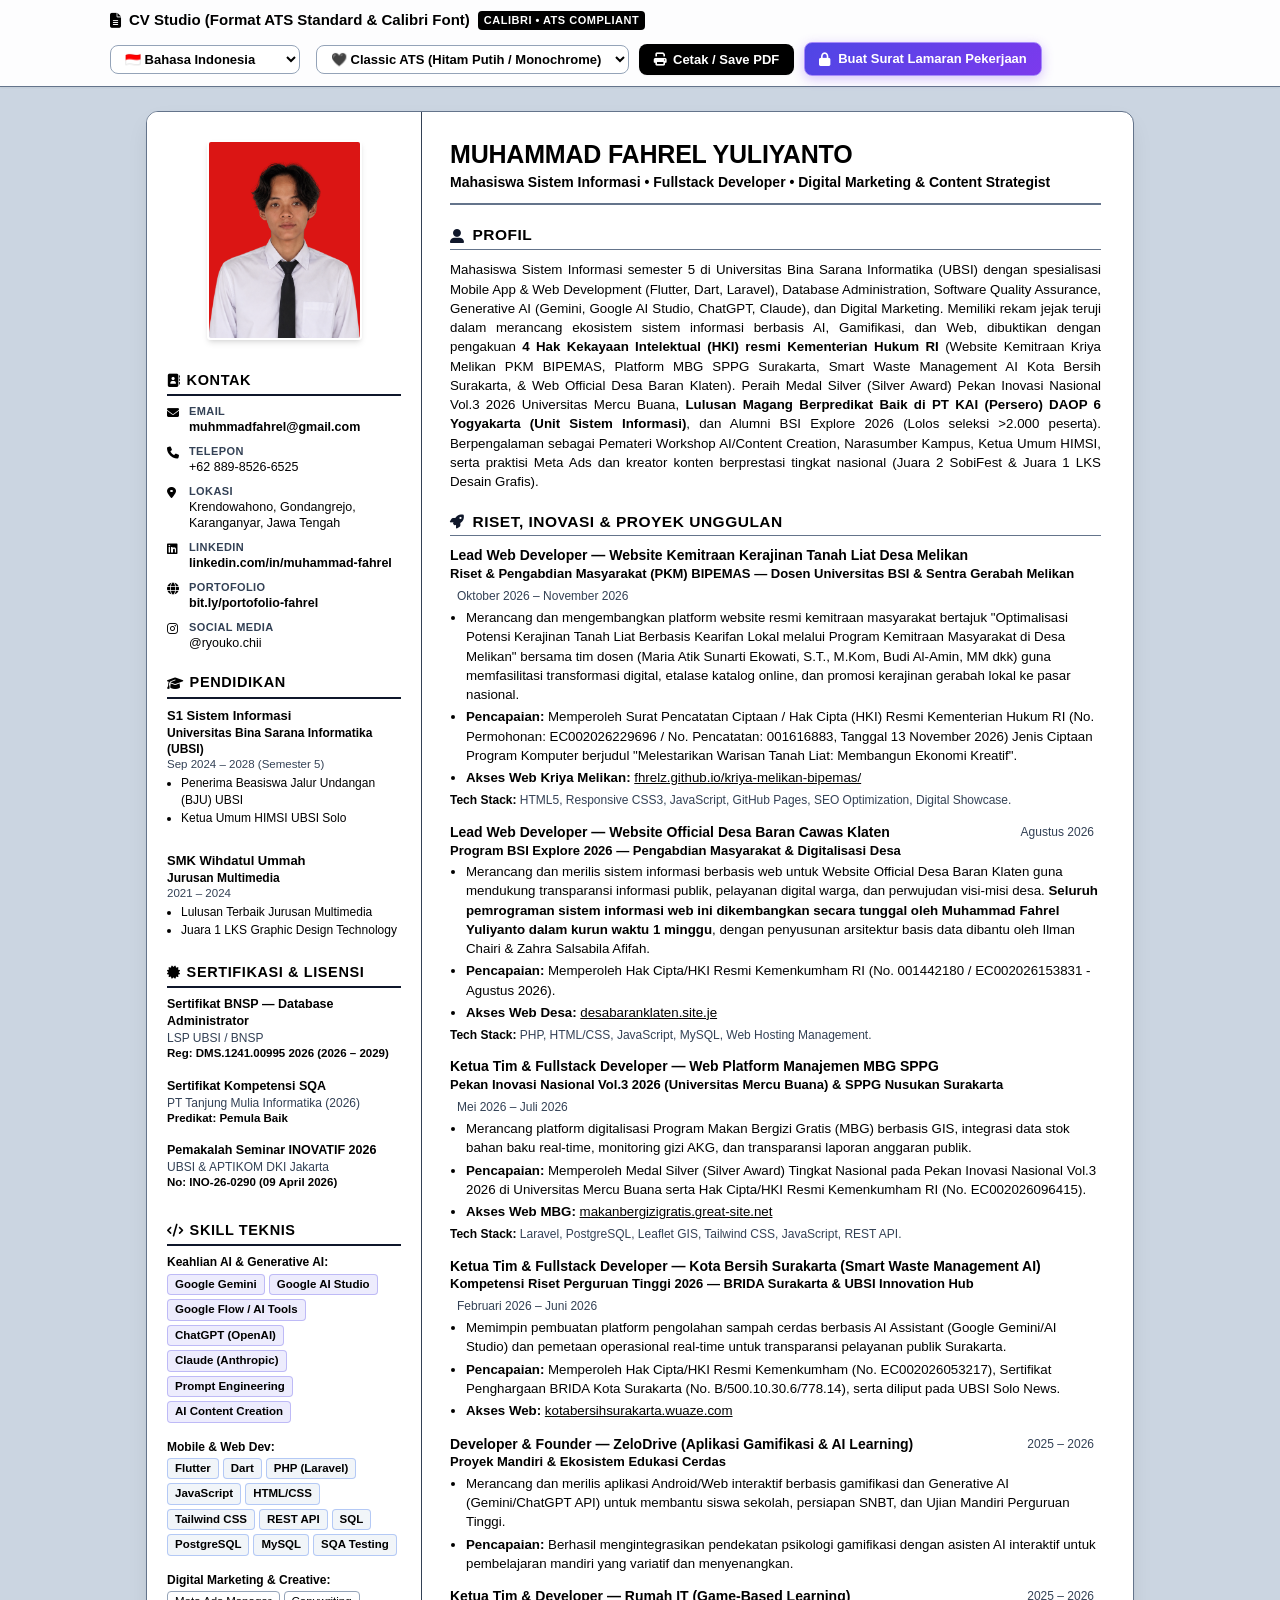
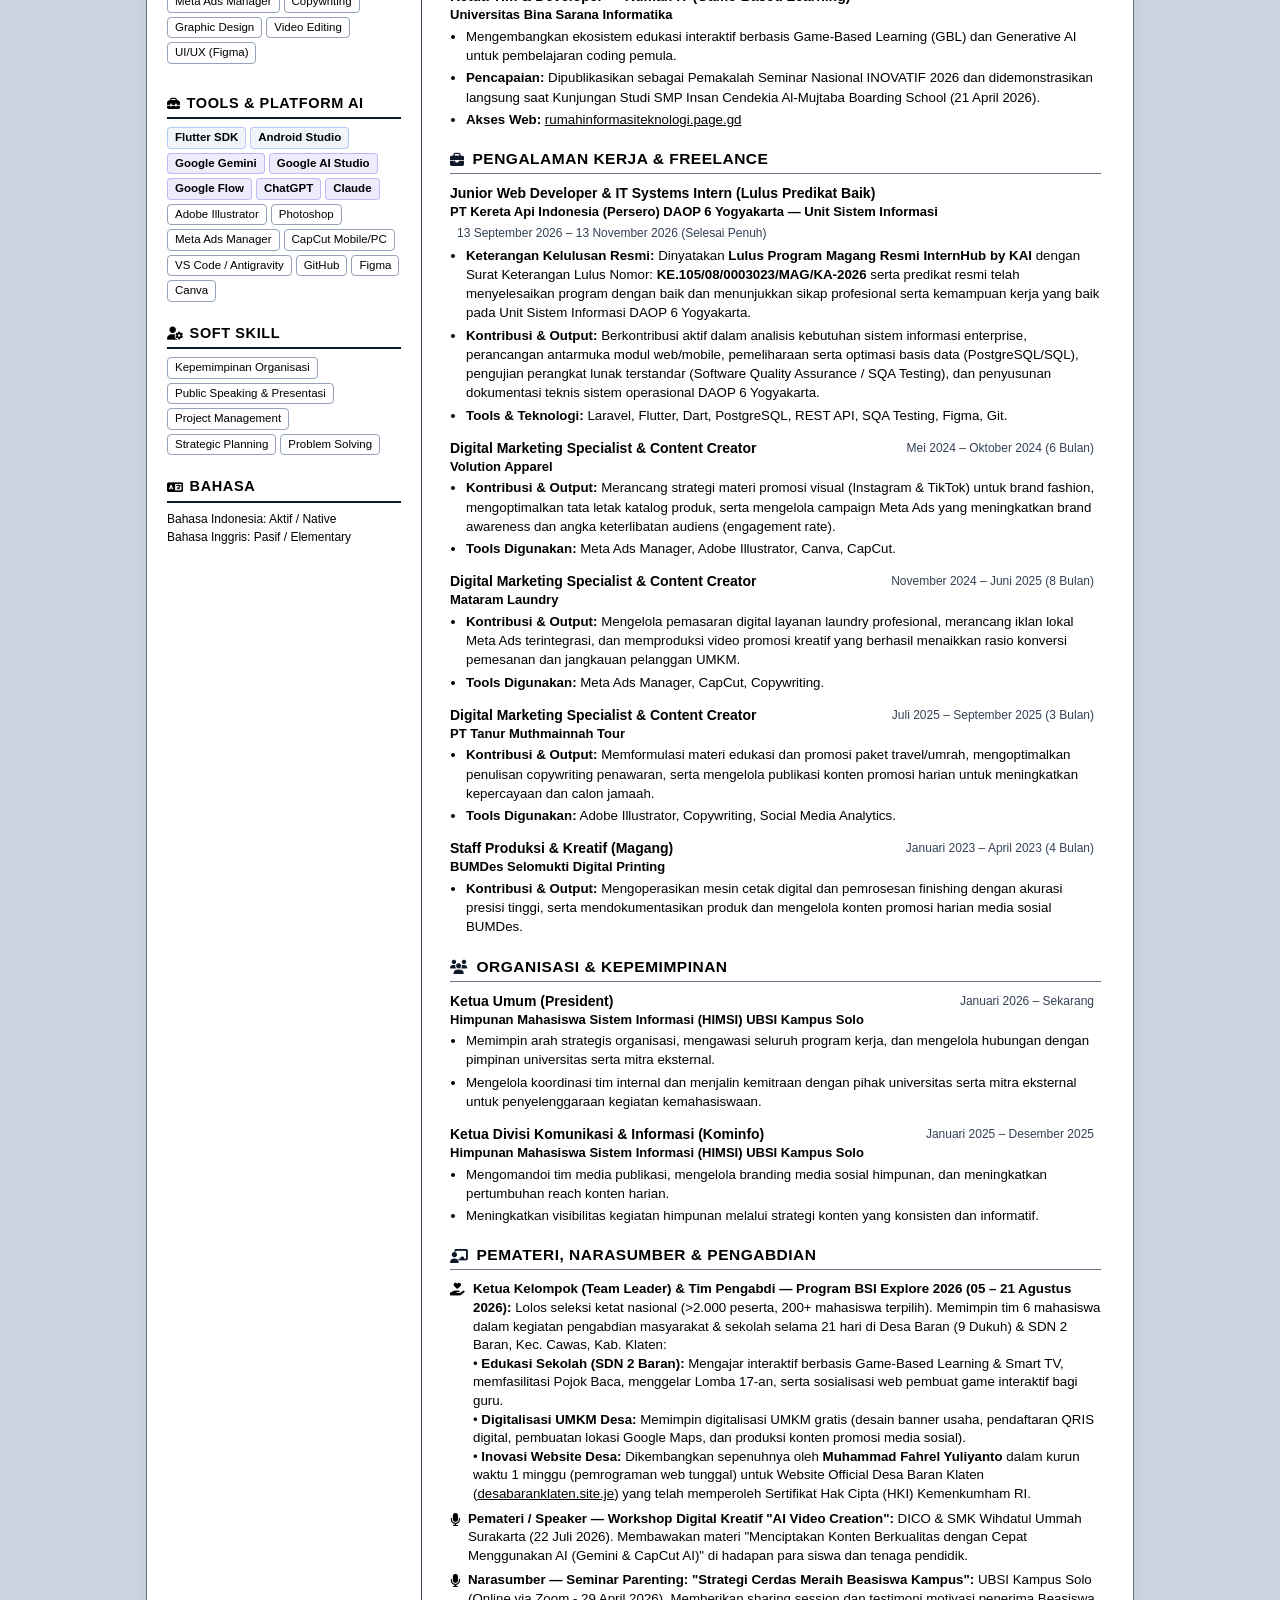
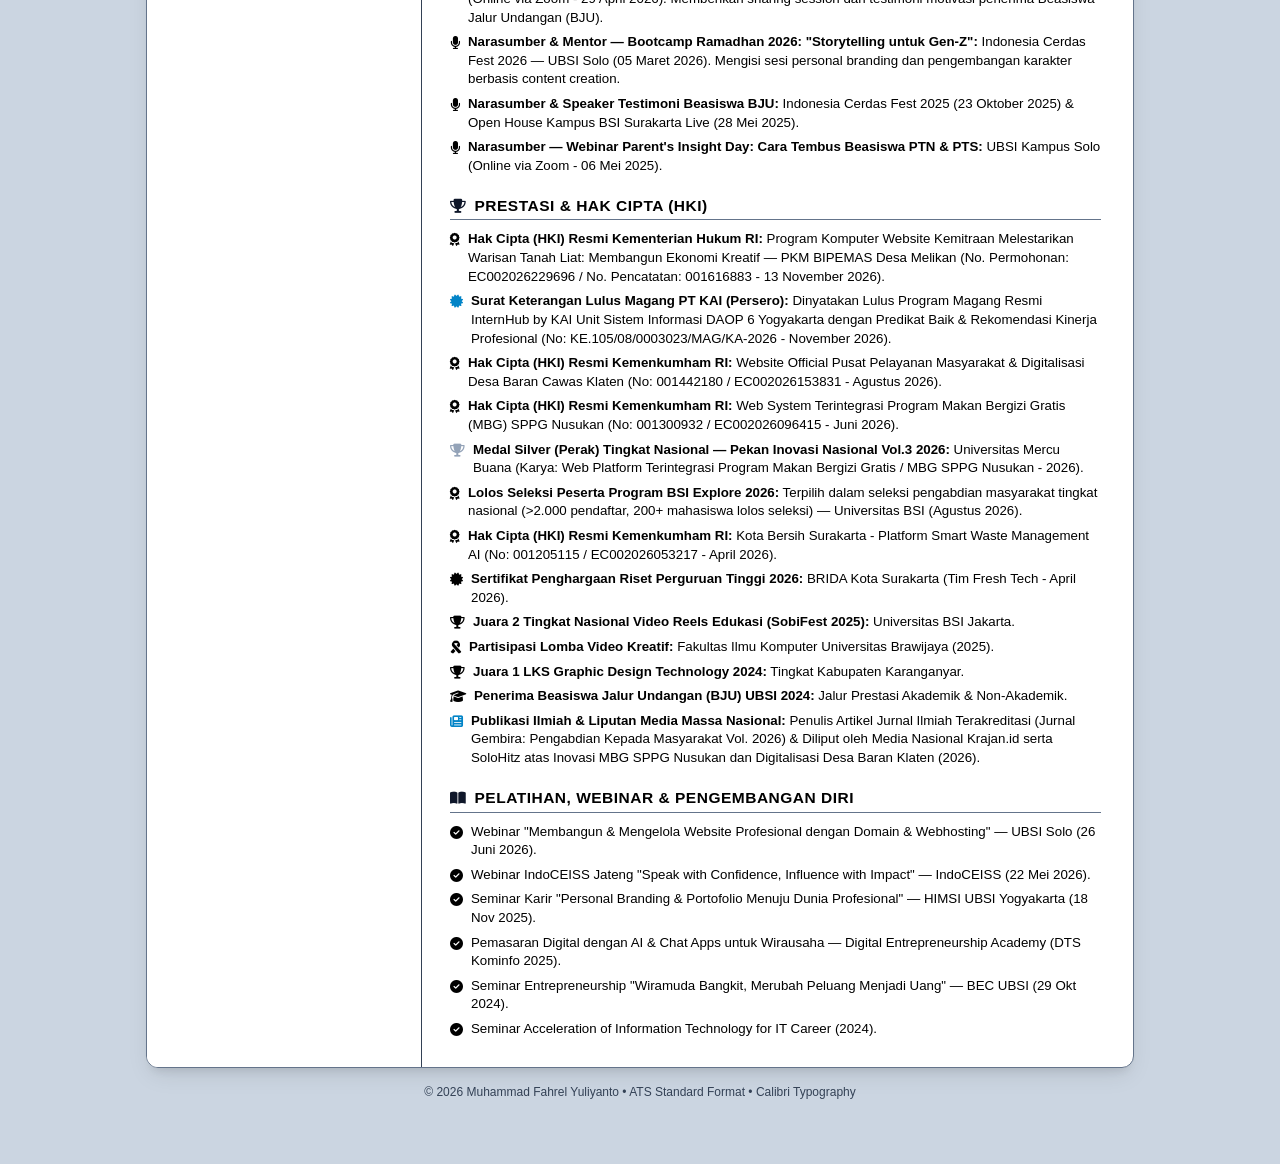
<file: cv-ats.html>
<!doctype html>
<html lang="id">
  <head>
    <meta charset="UTF-8" />
    <meta name="viewport" content="width=device-width, initial-scale=1.0" />
    <title>CV ATS Muhammad Fahrel Yuliyanto (ryouko / otosaka ryouko) — UBSI Solo (Fahrel UBSI)</title>
    <meta name="title" content="CV ATS Muhammad Fahrel Yuliyanto (ryouko / otosaka ryouko) — UBSI Solo (Fahrel UBSI)" />
    <meta
      name="description"
      content="Curriculum Vitae Format ATS Standard - Muhammad Fahrel Yuliyanto (ryouko / ryouko.chii / otosaka ryouko). Mahasiswa S1 Sistem Informasi UBSI Solo (fahrel ubsi), Fullstack Developer, Database Admin BNSP, Owner 4 HKI Kemenkumham RI, Silver Medalist Inovasi Nasional."
    />
    <meta name="keywords" content="Muhammad Fahrel, Muhammad Fahrel Yuliyanto, ryouko, ryouko.chii, otosaka ryouko, fahrel ubsi, CV Muhammad Fahrel, CV ATS Fahrel, UBSI Solo" />
    <meta name="author" content="Muhammad Fahrel Yuliyanto (ryouko)" />
    <meta name="robots" content="index, follow" />
    <link rel="canonical" href="https://fhrelz.github.io/portfolio-3d-celestial/cv-ats.html" />

    <!-- Open Graph Card -->
    <meta property="og:type" content="profile" />
    <meta property="og:url" content="https://fhrelz.github.io/portfolio-3d-celestial/cv-ats.html" />
    <meta property="og:title" content="CV ATS Muhammad Fahrel Yuliyanto (ryouko / otosaka ryouko)" />
    <meta property="og:description" content="Curriculum Vitae Format ATS - Muhammad Fahrel Yuliyanto (ryouko / ryouko.chii / otosaka ryouko / fahrel ubsi). Fullstack Developer &amp; S1 Sistem Informasi UBSI Solo." />
    <meta property="og:image" content="https://fhrelz.github.io/portfolio-3d-celestial/assets/foto_profile.png" />

    <!-- Structured Data JSON-LD -->
    <script type="application/ld+json">
    {
      "@context": "https://schema.org",
      "@type": "ProfilePage",
      "mainEntity": {
        "@type": "Person",
        "name": "Muhammad Fahrel Yuliyanto",
        "alternateName": ["Muhammad Fahrel", "ryouko", "ryouko.chii", "otosaka ryouko", "fahrel ubsi"],
        "url": "https://fhrelz.github.io/portfolio-3d-celestial/cv-ats.html",
        "jobTitle": "Fullstack Web Developer & AI Specialist",
        "alumniOf": "Universitas Bina Sarana Informatika (UBSI Solo)",
        "sameAs": [
          "https://github.com/fhrelz",
          "https://instagram.com/ryouko.chii",
          "https://linkedin.com/in/muhammad-fahrel-26075131b/"
        ]
      }
    }
    </script>

    <link rel="stylesheet" href="index.css" />
    <link
      rel="stylesheet"
      href="https://cdnjs.cloudflare.com/ajax/libs/font-awesome/6.4.0/css/all.min.css"
    />
  </head>
  <body>
    <!-- App Header / Toolbar -->
    <header class="app-header">
      <div class="toolbar">
        <div class="brand">
          <i class="fa-solid fa-file-lines" style="color: var(--primary)"></i>
          <span data-i18n="toolbar_brand">CV Studio (Format ATS Standard & Calibri Font)</span>
          <span class="brand-badge" data-i18n="brand_badge">Calibri • ATS Compliant</span>
        </div>
        <div class="actions">
          <select
            id="langSelect"
            class="btn btn-outline"
            style="padding: 5px 10px; margin-right: 6px; font-weight: 600;"
            title="Ganti Bahasa / Switch Language"
          >
            <option value="id">🇮🇩 Bahasa Indonesia</option>
            <option value="en">🇬🇧 English (Global ATS)</option>
          </select>
          <select
            id="themeSelect"
            class="btn btn-outline"
            style="padding: 5px 10px"
          >
            <option value="mono" data-i18n="theme_mono">
              🖤 Classic ATS (Hitam Putih / Monochrome)
            </option>
            <option value="light" data-i18n="theme_light">🎨 Soft Blue (Executive)</option>
            <option value="emerald" data-i18n="theme_emerald">🌿 Executive Emerald</option>
            <option value="dark" data-i18n="theme_dark">🌙 Dark Mode</option>
          </select>
          <button id="btnPrint" class="btn btn-primary">
            <i class="fa-solid fa-print"></i> <span data-i18n="btn_print">Cetak / Save PDF</span>
          </button>
          <a
            href="surat-lamaran.html"
            id="btnOpenCoverLetterModal"
            class="btn btn-primary"
            style="background: linear-gradient(135deg, #4f46e5, #7c3aed); border-color: #a78bfa; font-weight: 700; box-shadow: 0 3px 12px rgba(124, 58, 237, 0.3); text-decoration: none; display: inline-flex; align-items: center; gap: 8px; cursor: pointer;"
            title="Buka Portal Buat Surat Lamaran Pekerjaan (Sensitif - Butuh PIN 227070)"
          >
            <i class="fa-solid fa-lock"></i> <span>Buat Surat Lamaran Pekerjaan</span>
          </a>
        </div>
      </div>
    </header>



    <!-- Main Printable A4 CV Document Container -->
    <div class="page-wrapper">
      <main class="cv-card" id="cvCard">
        <!-- LEFT SIDEBAR (~28% Width) -->
        <aside class="cv-sidebar">
          <!-- Profile Picture - UNCROPPED FULL IMAGE -->
          <div class="profile-photo-wrapper">
            <img
              src="foto_profile.png"
              alt="Foto Profile Muhammad Fahrel Yuliyanto"
              class="profile-photo"
            />
          </div>

          <!-- Contact Section -->
          <section class="sidebar-section">
            <h2 class="sidebar-title">
              <i class="fa-solid fa-address-book"></i> <span data-i18n="sidebar_contact">Kontak</span>
            </h2>
            <ul class="contact-list">
              <li class="contact-item">
                <i class="fa-solid fa-envelope contact-icon"></i>
                <div class="contact-text">
                  <strong data-i18n="sidebar_email">Email</strong>
                  <a href="mailto:muhmmadfahrel@gmail.com"
                    >muhmmadfahrel@gmail.com</a
                  >
                </div>
              </li>
              <li class="contact-item">
                <i class="fa-solid fa-phone contact-icon"></i>
                <div class="contact-text">
                  <strong data-i18n="sidebar_phone">Telepon</strong>
                  <span>+62 889-8526-6525</span>
                </div>
              </li>
              <li class="contact-item">
                <i class="fa-solid fa-location-dot contact-icon"></i>
                <div class="contact-text">
                  <strong data-i18n="sidebar_location">Lokasi</strong>
                  <span data-i18n="location_val"
                    >Krendowahono, Gondangrejo, Karanganyar, Jawa Tengah</span
                  >
                </div>
              </li>
              <li class="contact-item">
                <i class="fa-brands fa-linkedin contact-icon"></i>
                <div class="contact-text">
                  <strong data-i18n="sidebar_linkedin">LinkedIn</strong>
                  <a
                    href="https://www.linkedin.com/in/muhammad-fahrel-2b075131b/"
                    target="_blank"
                    >linkedin.com/in/muhammad-fahrel</a
                  >
                </div>
              </li>
              <li class="contact-item">
                <i class="fa-solid fa-globe contact-icon"></i>
                <div class="contact-text">
                  <strong data-i18n="sidebar_portfolio">Portofolio</strong>
                  <a href="https://bit.ly/portofolio-fahrel" target="_blank"
                    >bit.ly/portofolio-fahrel</a
                  >
                </div>
              </li>
              <li class="contact-item">
                <i class="fa-brands fa-instagram contact-icon"></i>
                <div class="contact-text">
                  <strong data-i18n="sidebar_social">Social Media</strong>
                  <span>@ryouko.chii</span>
                </div>
              </li>
            </ul>
          </section>

          <!-- Education Section -->
          <section class="sidebar-section">
            <h2 class="sidebar-title">
              <i class="fa-solid fa-graduation-cap"></i> <span data-i18n="sidebar_education">Pendidikan</span>
            </h2>

            <div class="edu-item">
              <div class="edu-degree" data-i18n="edu1_degree">S1 Sistem Informasi</div>
              <div class="edu-school" data-i18n="edu1_school">
                Universitas Bina Sarana Informatika (UBSI)
              </div>
              <div class="edu-date" data-i18n="edu1_period">Sep 2024 – 2028 (Semester 5)</div>
              <ul class="edu-list">
                <li data-i18n="edu1_bullet1">Penerima Beasiswa Jalur Undangan (BJU) UBSI</li>
                <li data-i18n="edu1_bullet2">Ketua Umum HIMSI UBSI Solo</li>
              </ul>
            </div>

            <div class="edu-item" style="margin-top: 8px">
              <div class="edu-degree" data-i18n="edu2_degree">SMK Wihdatul Ummah</div>
              <div class="edu-school" data-i18n="edu2_major">Jurusan Multimedia</div>
              <div class="edu-date" data-i18n="edu2_period">2021 – 2024</div>
              <ul class="edu-list">
                <li data-i18n="edu2_bullet1">Lulusan Terbaik Jurusan Multimedia</li>
                <li data-i18n="edu2_bullet2">Juara 1 LKS Graphic Design Technology</li>
              </ul>
            </div>
          </section>

          <!-- Certifications -->
          <section class="sidebar-section">
            <h2 class="sidebar-title">
              <i class="fa-solid fa-certificate"></i> <span data-i18n="sidebar_cert">Sertifikasi</span>
            </h2>

            <div class="cert-item">
              <div class="cert-title" data-i18n="cert1_title">
                Sertifikat BNSP — Database Administrator
              </div>
              <div class="cert-issuer" data-i18n="cert1_sub">LSP UBSI / BNSP</div>
              <div class="cert-date">
                Reg: DMS.1241.00995 2026 (2026 – 2029)
              </div>
            </div>

            <div class="cert-item">
              <div class="cert-title" data-i18n="cert2_title">Sertifikat Kompetensi SQA</div>
              <div class="cert-issuer" data-i18n="cert2_sub">PT Tanjung Mulia Informatika (2026)</div>
              <div class="cert-date" data-i18n="cert2_pred">Predikat: Pemula Baik</div>
            </div>

            <div class="cert-item">
              <div class="cert-title" data-i18n="cert3_title">Pemakalah Seminar INOVATIF 2026</div>
              <div class="cert-issuer" data-i18n="cert3_sub">UBSI & APTIKOM DKI Jakarta</div>
              <div class="cert-date">No: INO-26-0290 (09 April 2026)</div>
            </div>
          </section>

          <!-- Technical Skills -->
          <section class="sidebar-section">
            <h2 class="sidebar-title">
              <i class="fa-solid fa-code"></i> <span data-i18n="sidebar_skills">Skill Teknis</span>
            </h2>

            <div class="skill-group">
              <div class="skill-group-title" data-i18n="skill_cat_ai">Keahlian AI & Generative AI:</div>
              <div class="badge-container">
                <span class="badge badge-ai">Google Gemini</span>
                <span class="badge badge-ai">Google AI Studio</span>
                <span class="badge badge-ai">Google Flow / AI Tools</span>
                <span class="badge badge-ai">ChatGPT (OpenAI)</span>
                <span class="badge badge-ai">Claude (Anthropic)</span>
                <span class="badge badge-ai">Prompt Engineering</span>
                <span class="badge badge-ai">AI Content Creation</span>
              </div>
            </div>

            <div class="skill-group">
              <div class="skill-group-title" data-i18n="skill_cat_web">Mobile & Web Dev:</div>
              <div class="badge-container">
                <span class="badge badge-primary">Flutter</span>
                <span class="badge badge-primary">Dart</span>
                <span class="badge badge-primary">PHP (Laravel)</span>
                <span class="badge badge-primary">JavaScript</span>
                <span class="badge badge-primary">HTML/CSS</span>
                <span class="badge badge-primary">Tailwind CSS</span>
                <span class="badge badge-primary">REST API</span>
                <span class="badge badge-primary">SQL</span>
                <span class="badge badge-primary">PostgreSQL</span>
                <span class="badge badge-primary">MySQL</span>
                <span class="badge badge-primary">SQA Testing</span>
              </div>
            </div>

            <div class="skill-group">
              <div class="skill-group-title" data-i18n="skill_cat_creative">Digital Marketing & Creative:</div>
              <div class="badge-container">
                <span class="badge">Meta Ads Manager</span>
                <span class="badge">Copywriting</span>
                <span class="badge">Graphic Design</span>
                <span class="badge">Video Editing</span>
                <span class="badge">UI/UX (Figma)</span>
              </div>
            </div>
          </section>

          <!-- Tools & Software -->
          <section class="sidebar-section">
            <h2 class="sidebar-title">
              <i class="fa-solid fa-toolbox"></i> <span data-i18n="sidebar_tools">Tools & Platform AI</span>
            </h2>
            <div class="badge-container">
              <span class="badge badge-primary">Flutter SDK</span>
              <span class="badge badge-primary">Android Studio</span>
              <span class="badge badge-ai">Google Gemini</span>
              <span class="badge badge-ai">Google AI Studio</span>
              <span class="badge badge-ai">Google Flow</span>
              <span class="badge badge-ai">ChatGPT</span>
              <span class="badge badge-ai">Claude</span>
              <span class="badge">Adobe Illustrator</span>
              <span class="badge">Photoshop</span>
              <span class="badge">Meta Ads Manager</span>
              <span class="badge">CapCut Mobile/PC</span>
              <span class="badge">VS Code / Antigravity</span>
              <span class="badge">GitHub</span>
              <span class="badge">Figma</span>
              <span class="badge">Canva</span>
            </div>
          </section>

          <!-- Soft Skills -->
          <section class="sidebar-section">
            <h2 class="sidebar-title">
              <i class="fa-solid fa-user-gear"></i> <span data-i18n="sidebar_soft">Soft Skill</span>
            </h2>
            <div class="badge-container">
              <span class="badge" data-i18n="soft_lead">Kepemimpinan Organisasi</span>
              <span class="badge" data-i18n="soft_public">Public Speaking & Presentasi</span>
              <span class="badge" data-i18n="soft_pm">Project Management</span>
              <span class="badge" data-i18n="soft_strat">Strategic Planning</span>
              <span class="badge" data-i18n="soft_prob">Problem Solving</span>
            </div>
          </section>

          <!-- Languages -->
          <section class="sidebar-section">
            <h2 class="sidebar-title">
              <i class="fa-solid fa-language"></i> <span data-i18n="sidebar_lang">Bahasa</span>
            </h2>
            <div style="font-size: 12px">
              <div data-i18n="lang_id_text"><strong>Bahasa Indonesia:</strong> Aktif / Native</div>
              <div style="margin-top: 2px" data-i18n="lang_en_text">
                <strong>Bahasa Inggris:</strong> Pasif / Elementary
              </div>
            </div>
          </section>
        </aside>

        <!-- RIGHT MAIN CONTENT (~72% Width) -->
        <section class="cv-main">
          <!-- Header Title Block (19pt Calibri) -->
          <header class="main-header">
            <h1 class="user-name" data-i18n="main_name">MUHAMMAD FAHREL YULIYANTO</h1>
            <div class="user-title" data-i18n="main_tagline">
              <span>Mahasiswa Sistem Informasi</span>
              <i class="fa-solid fa-circle dot-separator"></i>
              <span>Fullstack Developer</span>
              <i class="fa-solid fa-circle dot-separator"></i>
              <span>Digital Marketing & Content Strategist</span>
            </div>
          </header>

          <!-- Profile / Summary -->
          <section class="main-section">
            <h2 class="section-header">
              <i class="fa-solid fa-user-large"></i> <span data-i18n="sec_profile">PROFIL</span>
            </h2>
            <p class="profile-text" data-i18n="profile_text">
              Mahasiswa Sistem Informasi semester 5 di Universitas Bina Sarana
              Informatika (UBSI) dengan spesialisasi Mobile App & Web Development (Flutter, Dart, Laravel), Database
              Administration, Software Quality Assurance, Generative AI (Gemini,
              Google AI Studio, ChatGPT, Claude), dan Digital Marketing.
              Memiliki rekam jejak teruji dalam merancang ekosistem sistem
              informasi berbasis AI, Gamifikasi, dan Web, dibuktikan dengan
              pengakuan
              <strong
                >4 Hak Kekayaan Intelektual (HKI) resmi Kementerian Hukum RI</strong
              >
              (Website Kemitraan Kriya Melikan PKM BIPEMAS, Platform MBG SPPG Surakarta, Smart Waste Management AI Kota
              Bersih Surakarta, & Web Official Desa Baran Klaten). Peraih Medal Silver (Silver Award) Pekan Inovasi Nasional Vol.3 2026 Universitas
              Mercu Buana, <strong>Lulusan Magang Berpredikat Baik di PT KAI (Persero) DAOP 6 Yogyakarta (Unit Sistem Informasi)</strong>, dan Alumni BSI Explore 2026 (Lolos seleksi >2.000 peserta). Berpengalaman sebagai
              Pemateri Workshop AI/Content Creation, Narasumber Kampus, Ketua
              Umum HIMSI, serta praktisi Meta Ads dan kreator konten berprestasi
              tingkat nasional (Juara 2 SobiFest & Juara 1 LKS Desain Grafis).
            </p>
          </section>

          <!-- Research, Innovation & Projects -->
          <section class="main-section">
            <h2 class="section-header">
              <i class="fa-solid fa-rocket"></i> <span data-i18n="sec_projects">RISET, INOVASI & PROYEK UNGGULAN</span>
            </h2>
            <div class="timeline">
              <article class="card-item">
                <div class="card-header">
                  <div>
                    <div class="card-title" data-i18n="pmelikan_title">
                      Lead Web Developer — Website Kemitraan Kerajinan Tanah Liat Desa Melikan
                    </div>
                    <div class="card-subtitle" data-i18n="pmelikan_sub">
                      Riset & Pengabdian Masyarakat (PKM) BIPEMAS — Dosen Universitas BSI & Sentra Gerabah Melikan
                    </div>
                  </div>
                  <div class="card-period" data-i18n="pmelikan_period">Oktober 2026 – November 2026</div>
                </div>
                <ul class="card-bullets">
                  <li data-i18n="pmelikan_b1">
                    Merancang dan mengembangkan platform website resmi kemitraan masyarakat bertajuk <em>"Optimalisasi Potensi Kerajinan Tanah Liat Berbasis Kearifan Lokal melalui Program Kemitraan Masyarakat di Desa Melikan"</em> bersama tim dosen (Maria Atik Sunarti Ekowati, S.T., M.Kom, Budi Al-Amin, MM dkk) guna memfasilitasi transformasi digital, etalase katalog online, dan promosi kerajinan gerabah lokal ke pasar nasional.
                  </li>
                  <li data-i18n="pmelikan_b2">
                    <strong>Pencapaian:</strong> Memperoleh Surat Pencatatan Ciptaan / Hak Cipta (HKI) Resmi Kementerian Hukum RI (No. Permohonan: EC002026229696 / No. Pencatatan: 001616883, Tanggal 13 November 2026) Jenis Ciptaan Program Komputer berjudul <em>"Melestarikan Warisan Tanah Liat: Membangun Ekonomi Kreatif"</em>.
                  </li>
                  <li>
                    <strong data-i18n="pmelikan_b3">Akses Web Kriya Melikan:</strong>
                    <a
                      href="https://fhrelz.github.io/kriya-melikan-bipemas/"
                      target="_blank"
                      style="color: var(--primary)"
                      >fhrelz.github.io/kriya-melikan-bipemas/</a
                    >
                  </li>
                </ul>
                <div class="card-tech">
                  <strong>Tech Stack:</strong> HTML5, Responsive CSS3, JavaScript, GitHub Pages, SEO Optimization, Digital Showcase.
                </div>
              </article>
              <article class="card-item">
                <div class="card-header">
                  <div>
                    <div class="card-title" data-i18n="p1_title">
                      Lead Web Developer — Website Official Desa Baran Cawas Klaten
                    </div>
                    <div class="card-subtitle" data-i18n="p1_sub">
                      Program BSI Explore 2026 — Pengabdian Masyarakat & Digitalisasi Desa
                    </div>
                  </div>
                  <div class="card-period" data-i18n="p1_period">Agustus 2026</div>
                </div>
                <ul class="card-bullets">
                  <li data-i18n="p1_b1">
                    Merancang dan merilis sistem informasi berbasis web untuk Website Official Desa Baran Klaten guna mendukung transparansi informasi publik, pelayanan digital warga, dan perwujudan visi-misi desa. <strong>Seluruh pemrograman sistem informasi web ini dikembangkan secara tunggal oleh Muhammad Fahrel Yuliyanto dalam kurun waktu 1 minggu</strong>, dengan penyusunan arsitektur basis data dibantu oleh Ilman Chairi & Zahra Salsabila Afifah.
                  </li>
                  <li data-i18n="p1_b2">
                    <strong>Pencapaian:</strong> Memperoleh Hak Cipta/HKI Resmi Kemenkumham RI (No. 001442180 / EC002026153831 - Agustus 2026).
                  </li>
                  <li>
                    <strong data-i18n="p1_b3">Akses Web Desa:</strong>
                    <a
                      href="https://desabaranklaten.site.je"
                      target="_blank"
                      style="color: var(--primary)"
                      >desabaranklaten.site.je</a
                    >
                  </li>
                </ul>
                <div class="card-tech">
                  <strong>Tech Stack:</strong> PHP, HTML/CSS, JavaScript, MySQL, Web Hosting Management.
                </div>
              </article>

              <article class="card-item">
                <div class="card-header">
                  <div>
                    <div class="card-title" data-i18n="p2_title">
                      Ketua Tim & Fullstack Developer — Web Platform Manajemen
                      MBG SPPG
                    </div>
                    <div class="card-subtitle" data-i18n="p2_sub">
                      Pekan Inovasi Nasional Vol.3 2026 (Universitas Mercu Buana) &
                      SPPG Nusukan Surakarta
                    </div>
                  </div>
                  <div class="card-period" data-i18n="p2_period">Mei 2026 – Juli 2026</div>
                </div>
                <ul class="card-bullets">
                  <li data-i18n="p2_b1">
                    Merancang platform digitalisasi Program Makan Bergizi Gratis
                    (MBG) berbasis GIS, integrasi data stok bahan baku
                    real-time, monitoring gizi AKG, dan transparansi laporan
                    anggaran publik.
                  </li>
                  <li data-i18n="p2_b2">
                    <strong>Pencapaian:</strong> Memperoleh Medal Silver (Silver Award) Tingkat Nasional pada Pekan Inovasi Nasional Vol.3 2026 di Universitas Mercu Buana serta Hak Cipta/HKI Resmi Kemenkumham RI (No. EC002026096415).
                  </li>
                  <li>
                    <strong data-i18n="p2_b3">Akses Web MBG:</strong>
                    <a
                      href="http://makanbergizigratis.great-site.net/"
                      target="_blank"
                      style="color: var(--primary)"
                      >makanbergizigratis.great-site.net</a
                    >
                  </li>
                </ul>
                <div class="card-tech">
                  <strong>Tech Stack:</strong> Laravel, PostgreSQL, Leaflet GIS,
                  Tailwind CSS, JavaScript, REST API.
                </div>
              </article>

              <article class="card-item">
                <div class="card-header">
                  <div>
                    <div class="card-title" data-i18n="p3_title">
                      Ketua Tim & Fullstack Developer — Kota Bersih Surakarta
                      (Smart Waste Management AI)
                    </div>
                    <div class="card-subtitle" data-i18n="p3_sub">
                      Kompetisi Riset Perguruan Tinggi 2026 — BRIDA Surakarta &
                      UBSI Innovation Hub
                    </div>
                  </div>
                  <div class="card-period" data-i18n="p3_period">Februari 2026 – Juni 2026</div>
                </div>
                <ul class="card-bullets">
                  <li data-i18n="p3_b1">
                    Memimpin pembuatan platform pengolahan sampah cerdas
                    berbasis AI Assistant (Google Gemini/AI Studio) dan pemetaan
                    operasional real-time untuk transparansi pelayanan publik
                    Surakarta.
                  </li>
                  <li data-i18n="p3_b2">
                    <strong>Pencapaian:</strong> Memperoleh Hak Cipta/HKI Resmi
                    Kemenkumham (No. EC002026053217), Sertifikat Penghargaan
                    BRIDA Kota Surakarta (No. B/500.10.30.6/778.14), serta
                    diliput pada UBSI Solo News.
                  </li>
                  <li>
                    <strong data-i18n="p3_b3">Akses Web:</strong>
                    <a
                      href="http://kotabersihsurakarta.wuaze.com"
                      target="_blank"
                      style="color: var(--primary)"
                      >kotabersihsurakarta.wuaze.com</a
                    >
                  </li>
                </ul>
              </article>

              <article class="card-item">
                <div class="card-header">
                  <div>
                    <div class="card-title" data-i18n="p4_title">
                      Developer & Founder — ZeloDrive (Aplikasi Gamifikasi & AI
                      Learning)
                    </div>
                    <div class="card-subtitle" data-i18n="p4_sub">
                      Proyek Mandiri & Ekosistem Edukasi Cerdas
                    </div>
                  </div>
                  <div class="card-period" data-i18n="p4_period">2025 – 2026</div>
                </div>
                <ul class="card-bullets">
                  <li data-i18n="p4_b1">
                    Merancang dan merilis aplikasi Android/Web interaktif
                    berbasis gamifikasi dan Generative AI (Gemini/ChatGPT API)
                    untuk membantu siswa sekolah, persiapan SNBT, dan Ujian
                    Mandiri Perguruan Tinggi.
                  </li>
                  <li data-i18n="p4_b2">
                    <strong>Pencapaian:</strong> Berhasil mengintegrasikan
                    pendekatan psikologi gamifikasi dengan asisten AI interaktif
                    untuk pembelajaran mandiri yang variatif dan menyenangkan.
                  </li>
                </ul>
              </article>

              <article class="card-item">
                <div class="card-header">
                  <div>
                    <div class="card-title" data-i18n="p5_title">
                      Ketua Tim & Developer — Rumah IT (Game-Based Learning)
                    </div>
                    <div class="card-subtitle" data-i18n="p5_sub">
                      Universitas Bina Sarana Informatika
                    </div>
                  </div>
                  <div class="card-period" data-i18n="p5_period">2025 – 2026</div>
                </div>
                <ul class="card-bullets">
                  <li data-i18n="p5_b1">
                    Mengembangkan ekosistem edukasi interaktif berbasis
                    Game-Based Learning (GBL) dan Generative AI untuk
                    pembelajaran coding pemula.
                  </li>
                  <li data-i18n="p5_b2">
                    <strong>Pencapaian:</strong> Dipublikasikan sebagai
                    Pemakalah Seminar Nasional INOVATIF 2026 dan
                    didemonstrasikan langsung saat Kunjungan Studi SMP Insan
                    Cendekia Al-Mujtaba Boarding School (21 April 2026).
                  </li>
                  <li>
                    <strong data-i18n="p5_b3">Akses Web:</strong>
                    <a
                      href="http://rumahinformasiteknologi.page.gd"
                      target="_blank"
                      style="color: var(--primary)"
                      >rumahinformasiteknologi.page.gd</a
                    >
                  </li>
                </ul>
              </article>
            </div>
          </section>

          <!-- Work Experience (Separated into 3 Individual Entries) -->
          <section class="main-section">
            <h2 class="section-header">
              <i class="fa-solid fa-briefcase"></i> <span data-i18n="sec_experience">PENGALAMAN KERJA & FREELANCE</span>
            </h2>
            <div class="timeline">
              <article class="card-item">
                <div class="card-header">
                  <div>
                    <div class="card-title" data-i18n="exp1_title" style="display: flex; align-items: center; gap: 8px; flex-wrap: wrap;">
                      Junior Web Developer & IT Systems Intern
                      <span style="font-size: 0.72rem; background: #ecfdf5; color: #059669; border: 1px solid #a7f3d0; padding: 2px 8px; border-radius: 99px; font-weight: 700;">Lulus Predikat Baik</span>
                    </div>
                    <div class="card-subtitle" data-i18n="exp1_sub">
                      PT Kereta Api Indonesia (Persero) DAOP 6 Yogyakarta — Unit Sistem Informasi
                    </div>
                  </div>
                  <div class="card-period" data-i18n="exp1_period">
                    13 September 2026 – 13 November 2026 (Selesai Penuh)
                  </div>
                </div>
                <ul class="card-bullets">
                  <li data-i18n="exp1_b1">
                    <strong>Keterangan Kelulusan Resmi:</strong> Dinyatakan <strong>Lulus Program Magang Resmi InternHub by KAI</strong> dengan Surat Keterangan Lulus Nomor: <strong>KE.105/08/0003023/MAG/KA-2026</strong> serta predikat resmi telah menyelesaikan program dengan baik dan menunjukkan sikap profesional serta kemampuan kerja yang baik pada Unit Sistem Informasi DAOP 6 Yogyakarta.
                  </li>
                  <li data-i18n="exp1_b2">
                    <strong>Kontribusi & Output:</strong> Berkontribusi aktif dalam analisis kebutuhan sistem informasi enterprise, perancangan antarmuka modul web/mobile, pemeliharaan serta optimasi basis data (PostgreSQL/SQL), pengujian perangkat lunak terstandar (Software Quality Assurance / SQA Testing), dan penyusunan dokumentasi teknis sistem operasional DAOP 6 Yogyakarta.
                  </li>
                  <li data-i18n="exp1_b3">
                    <strong>Tools & Teknologi:</strong> Laravel, Flutter, Dart, PostgreSQL, REST API, SQA Testing, Figma, Git.
                  </li>
                </ul>
              </article>

              <article class="card-item">
                <div class="card-header">
                  <div>
                    <div class="card-title" data-i18n="exp2_title">
                      Digital Marketing Specialist & Content Creator
                    </div>
                    <div class="card-subtitle" data-i18n="exp2_sub">Volution Apparel</div>
                  </div>
                  <div class="card-period" data-i18n="exp2_period">
                    Mei 2024 – Oktober 2024 (6 Bulan)
                  </div>
                </div>
                <ul class="card-bullets">
                  <li data-i18n="exp2_b1">
                    <strong>Kontribusi & Output:</strong> Merancang strategi
                    materi promosi visual (Instagram & TikTok) untuk brand
                    fashion, mengoptimalkan tata letak katalog produk, serta
                    mengelola campaign Meta Ads yang meningkatkan brand
                    awareness dan angka keterlibatan audiens (engagement rate).
                  </li>
                  <li data-i18n="exp2_b2">
                    <strong>Tools Digunakan:</strong> Meta Ads Manager, Adobe
                    Illustrator, Canva, CapCut.
                  </li>
                </ul>
              </article>

              <article class="card-item">
                <div class="card-header">
                  <div>
                    <div class="card-title" data-i18n="exp3_title">
                      Digital Marketing Specialist & Content Creator
                    </div>
                    <div class="card-subtitle" data-i18n="exp3_sub">Mataram Laundry</div>
                  </div>
                  <div class="card-period" data-i18n="exp3_period">
                    November 2024 – Juni 2025 (8 Bulan)
                  </div>
                </div>
                <ul class="card-bullets">
                  <li data-i18n="exp3_b1">
                    <strong>Kontribusi & Output:</strong> Mengelola pemasaran
                    digital layanan laundry profesional, merancang iklan lokal
                    Meta Ads terintegrasi, dan memproduksi video promosi kreatif
                    yang berhasil menaikkan rasio konversi pemesanan dan
                    jangkauan pelanggan UMKM.
                  </li>
                  <li data-i18n="exp3_b2">
                    <strong>Tools Digunakan:</strong> Meta Ads Manager, CapCut,
                    Copywriting.
                  </li>
                </ul>
              </article>

              <article class="card-item">
                <div class="card-header">
                  <div>
                    <div class="card-title" data-i18n="exp4_title">
                      Digital Marketing Specialist & Content Creator
                    </div>
                    <div class="card-subtitle" data-i18n="exp4_sub">PT Tanur Muthmainnah Tour</div>
                  </div>
                  <div class="card-period" data-i18n="exp4_period">
                    Juli 2025 – September 2025 (3 Bulan)
                  </div>
                </div>
                <ul class="card-bullets">
                  <li data-i18n="exp4_b1">
                    <strong>Kontribusi & Output:</strong> Memformulasi materi
                    edukasi dan promosi paket travel/umrah, mengoptimalkan
                    penulisan copywriting penawaran, serta mengelola publikasi
                    konten promosi harian untuk meningkatkan kepercayaan dan
                    calon jamaah.
                  </li>
                  <li data-i18n="exp4_b2">
                    <strong>Tools Digunakan:</strong> Adobe Illustrator,
                    Copywriting, Social Media Analytics.
                  </li>
                </ul>
              </article>

              <article class="card-item">
                <div class="card-header">
                  <div>
                    <div class="card-title" data-i18n="exp5_title">
                      Staff Produksi & Kreatif (Magang)
                    </div>
                    <div class="card-subtitle" data-i18n="exp5_sub">
                      BUMDes Selomukti Digital Printing
                    </div>
                  </div>
                  <div class="card-period" data-i18n="exp5_period">
                    Januari 2023 – April 2023 (4 Bulan)
                  </div>
                </div>
                <ul class="card-bullets">
                  <li data-i18n="exp5_b1">
                    <strong>Kontribusi & Output:</strong> Mengoperasikan mesin
                    cetak digital dan pemrosesan finishing dengan akurasi
                    presisi tinggi, serta mendokumentasikan produk dan mengelola
                    konten promosi harian media sosial BUMDes.
                  </li>
                </ul>
              </article>
            </div>
          </section>

          <!-- Leadership & Organization -->
          <section class="main-section">
            <h2 class="section-header">
              <i class="fa-solid fa-users"></i> <span data-i18n="sec_org">ORGANISASI & KEPEMIMPINAN</span>
            </h2>
            <div class="timeline">
              <article class="card-item">
                <div class="card-header">
                  <div>
                    <div class="card-title" data-i18n="org1_title">Ketua Umum (President)</div>
                    <div class="card-subtitle" data-i18n="org1_sub">
                      Himpunan Mahasiswa Sistem Informasi (HIMSI) UBSI Kampus
                      Solo
                    </div>
                  </div>
                  <div class="card-period" data-i18n="org1_period">Januari 2026 – Sekarang</div>
                </div>
                <ul class="card-bullets">
                  <li data-i18n="org1_b1">
                    Memimpin arah strategis organisasi, mengawasi seluruh
                    program kerja, dan mengelola hubungan dengan pimpinan
                    universitas serta mitra eksternal.
                  </li>
                  <li data-i18n="org1_b2">
                    Mengelola koordinasi tim internal dan menjalin kemitraan
                    dengan pihak universitas serta mitra eksternal untuk
                    penyelenggaraan kegiatan kemahasiswaan.
                  </li>
                </ul>
              </article>

              <article class="card-item">
                <div class="card-header">
                  <div>
                    <div class="card-title" data-i18n="org2_title">
                      Ketua Divisi Komunikasi & Informasi (Kominfo)
                    </div>
                    <div class="card-subtitle" data-i18n="org2_sub">
                      Himpunan Mahasiswa Sistem Informasi (HIMSI) UBSI Kampus
                      Solo
                    </div>
                  </div>
                  <div class="card-period" data-i18n="org2_period">Januari 2025 – Desember 2025</div>
                </div>
                <ul class="card-bullets">
                  <li data-i18n="org2_b1">
                    Mengomandoi tim media publikasi, mengelola branding media
                    sosial himpunan, dan meningkatkan pertumbuhan reach konten
                    harian.
                  </li>
                  <li data-i18n="org2_b2">
                    Meningkatkan visibilitas kegiatan himpunan melalui strategi
                    konten yang konsisten dan informatif.
                  </li>
                </ul>
              </article>
            </div>
          </section>

          <!-- Speaker & Public Service -->
          <section class="main-section">
            <h2 class="section-header">
              <i class="fa-solid fa-chalkboard-user"></i> <span data-i18n="sec_speaker">PEMATERI, NARASUMBER & PENGABDIAN</span>
            </h2>
            <ul class="achievement-list">
              <li class="achievement-item">
                <i
                  class="fa-solid fa-hand-holding-heart achievement-icon"
                  style="color: var(--primary)"
                ></i>
                <div>
                  <strong data-i18n="spk1_title"
                    >Ketua Kelompok (Team Leader) & Tim Pengabdi — Program BSI Explore 2026 (05 – 21 Agustus 2026):</strong
                  >
                  <span data-i18n="spk1_desc">Lolos seleksi ketat nasional (>2.000 peserta, 200+ mahasiswa terpilih). Memimpin tim 6 mahasiswa dalam kegiatan pengabdian masyarakat & sekolah selama 21 hari di Desa Baran (9 Dukuh) & SDN 2 Baran, Kec. Cawas, Kab. Klaten:
                  <br>• <strong>Edukasi Sekolah (SDN 2 Baran):</strong> Mengajar interaktif berbasis Game-Based Learning & Smart TV, memfasilitasi Pojok Baca, menggelar Lomba 17-an, serta sosialisasi web pembuat game interaktif bagi guru.
                  <br>• <strong>Digitalisasi UMKM Desa:</strong> Memimpin digitalisasi UMKM gratis (desain banner usaha, pendaftaran QRIS digital, pembuatan lokasi Google Maps, dan produksi konten promosi media sosial).
                  <br>• <strong>Inovasi Website Desa:</strong> Dikembangkan sepenuhnya oleh <strong>Muhammad Fahrel Yuliyanto</strong> dalam kurun waktu 1 minggu (pemrograman web tunggal) untuk Website Official Desa Baran Klaten (<a href="https://desabaranklaten.site.je" target="_blank" style="color: var(--primary)">desabaranklaten.site.je</a>) yang telah memperoleh Sertifikat Hak Cipta (HKI) Kemenkumham RI.</span>
                </div>
              </li>
              <li class="achievement-item">
                <i
                  class="fa-solid fa-microphone achievement-icon"
                  style="color: var(--primary)"
                ></i>
                <div>
                  <strong data-i18n="spk2_title"
                    >Pemateri / Speaker — Workshop Digital Kreatif "AI Video
                    Creation":</strong
                  >
                  <span data-i18n="spk2_desc">DICO & SMK Wihdatul Ummah Surakarta (22 Juli 2026). Membawakan
                  materi "Menciptakan Konten Berkualitas dengan Cepat
                  Menggunakan AI (Gemini & CapCut AI)" di hadapan para siswa dan
                  tenaga pendidik.</span>
                </div>
              </li>
              <li class="achievement-item">
                <i
                  class="fa-solid fa-microphone achievement-icon"
                  style="color: var(--primary)"
                ></i>
                <div>
                  <strong data-i18n="spk3_title"
                    >Narasumber — Seminar Parenting: "Strategi Cerdas Meraih
                    Beasiswa Kampus":</strong
                  >
                  <span data-i18n="spk3_desc">UBSI Kampus Solo (Online via Zoom - 29 April 2026). Memberikan
                  sharing session dan testimoni motivasi penerima Beasiswa Jalur
                  Undangan (BJU).</span>
                </div>
              </li>
              <li class="achievement-item">
                <i
                  class="fa-solid fa-microphone achievement-icon"
                  style="color: var(--primary)"
                ></i>
                <div>
                  <strong data-i18n="spk4_title"
                    >Narasumber & Mentor — Bootcamp Ramadhan 2026: "Storytelling
                    untuk Gen-Z":</strong
                  >
                  <span data-i18n="spk4_desc">Indonesia Cerdas Fest 2026 — UBSI Solo (05 Maret 2026).
                  Mengisi sesi personal branding dan pengembangan karakter
                  berbasis content creation.</span>
                </div>
              </li>
              <li class="achievement-item">
                <i
                  class="fa-solid fa-microphone achievement-icon"
                  style="color: var(--primary)"
                ></i>
                <div>
                  <strong data-i18n="spk5_title">Narasumber & Speaker Testimoni Beasiswa BJU:</strong>
                  <span data-i18n="spk5_desc">Indonesia Cerdas Fest 2025 (23 Oktober 2025) & Open House
                  Kampus BSI Surakarta Live (28 Mei 2025).</span>
                </div>
              </li>
              <li class="achievement-item">
                <i
                  class="fa-solid fa-microphone achievement-icon"
                  style="color: var(--primary)"
                ></i>
                <div>
                  <strong data-i18n="spk6_title"
                    >Narasumber — Webinar Parent's Insight Day: Cara Tembus
                    Beasiswa PTN & PTS:</strong
                  >
                  <span data-i18n="spk6_desc">UBSI Kampus Solo (Online via Zoom - 06 Mei 2025).</span>
                </div>
              </li>
            </ul>
          </section>

          <!-- Achievements & Patents (HKI) -->
          <section class="main-section">
            <h2 class="section-header">
              <i class="fa-solid fa-trophy"></i> <span data-i18n="sec_awards">PRESTASI & HAK CIPTA (HKI)</span>
            </h2>
            <ul class="achievement-list">
              <li class="achievement-item">
                <i class="fa-solid fa-award achievement-icon"></i>
                <div data-i18n="awd_melikan">
                  <strong>Hak Cipta (HKI) Resmi Kementerian Hukum RI:</strong> Program Komputer Website Kemitraan Melestarikan Warisan Tanah Liat: Membangun Ekonomi Kreatif — PKM BIPEMAS Desa Melikan (No. Permohonan: EC002026229696 / No. Pencatatan: 001616883 - 13 November 2026).
                </div>
              </li>
              <li class="achievement-item">
                <i class="fa-solid fa-certificate achievement-icon" style="color: #0284c7;"></i>
                <div data-i18n="awd_kai">
                  <strong>Surat Keterangan Lulus Magang PT KAI (Persero):</strong> Dinyatakan Lulus Program Magang Resmi InternHub by KAI Unit Sistem Informasi DAOP 6 Yogyakarta dengan Predikat Baik & Rekomendasi Kinerja Profesional (No: KE.105/08/0003023/MAG/KA-2026 - November 2026).
                </div>
              </li>
              <li class="achievement-item">
                <i class="fa-solid fa-award achievement-icon"></i>
                <div data-i18n="awd1">
                  <strong>Hak Cipta (HKI) Resmi Kemenkumham RI:</strong> Website Official Pusat Pelayanan Masyarakat & Digitalisasi Desa Baran Cawas Klaten (No: 001442180 / EC002026153831 - Agustus 2026).
                </div>
              </li>
              <li class="achievement-item">
                <i class="fa-solid fa-award achievement-icon"></i>
                <div data-i18n="awd2">
                  <strong>Hak Cipta (HKI) Resmi Kemenkumham RI:</strong> Web
                  System Terintegrasi Program Makan Bergizi Gratis (MBG) SPPG
                  Nusukan (No: 001300932 / EC002026096415 - Juni 2026).
                </div>
              </li>
              <li class="achievement-item">
                <i class="fa-solid fa-trophy achievement-icon" style="color: #94a3b8;"></i>
                <div data-i18n="awd3">
                  <strong
                    >Medal Silver (Perak) Tingkat Nasional — Pekan Inovasi Nasional Vol.3 2026:</strong
                  >
                  Universitas Mercu Buana (Karya: Web Platform Terintegrasi Program Makan Bergizi Gratis / MBG SPPG Nusukan - 2026).
                </div>
              </li>
              <li class="achievement-item">
                <i class="fa-solid fa-award achievement-icon"></i>
                <div data-i18n="awd4">
                  <strong>Lolos Seleksi Peserta Program BSI Explore 2026:</strong>
                  Terpilih dalam seleksi pengabdian masyarakat tingkat nasional (>2.000 pendaftar, 200+ mahasiswa lolos seleksi) — Universitas BSI (Agustus 2026).
                </div>
              </li>
              <li class="achievement-item">
                <i class="fa-solid fa-award achievement-icon"></i>
                <div data-i18n="awd5">
                  <strong>Hak Cipta (HKI) Resmi Kemenkumham RI:</strong> Kota
                  Bersih Surakarta - Platform Smart Waste Management AI (No:
                  001205115 / EC002026053217 - April 2026).
                </div>
              </li>
              <li class="achievement-item">
                <i class="fa-solid fa-certificate achievement-icon"></i>
                <div data-i18n="awd6">
                  <strong
                    >Sertifikat Penghargaan Riset Perguruan Tinggi 2026:</strong
                  >
                  BRIDA Kota Surakarta (Tim Fresh Tech - April 2026).
                </div>
              </li>
              <li class="achievement-item">
                <i class="fa-solid fa-trophy achievement-icon"></i>
                <div data-i18n="awd7">
                  <strong
                    >Juara 2 Tingkat Nasional Video Reels Edukasi (SobiFest
                    2025):</strong
                  >
                  Universitas BSI Jakarta.
                </div>
              </li>
              <li class="achievement-item">
                <i class="fa-solid fa-ribbon achievement-icon"></i>
                <div data-i18n="awd8">
                  <strong>Partisipasi Lomba Video Kreatif:</strong> Fakultas
                  Ilmu Komputer Universitas Brawijaya (2025).
                </div>
              </li>
              <li class="achievement-item">
                <i class="fa-solid fa-trophy achievement-icon"></i>
                <div data-i18n="awd9">
                  <strong>Juara 1 LKS Graphic Design Technology 2024:</strong>
                  Tingkat Kabupaten Karanganyar.
                </div>
              </li>
              <li class="achievement-item">
                <i class="fa-solid fa-graduation-cap achievement-icon"></i>
                <div data-i18n="awd10">
                  <strong
                    >Penerima Beasiswa Jalur Undangan (BJU) UBSI 2024:</strong
                  >
                  Jalur Prestasi Akademik & Non-Akademik.
                </div>
              </li>
              <li class="achievement-item">
                <i class="fa-solid fa-newspaper achievement-icon" style="color: #0284c7;"></i>
                <div>
                  <strong>Publikasi Ilmiah & Liputan Media Massa Nasional:</strong>
                  Penulis Artikel Jurnal Ilmiah Terakreditasi (Jurnal Gembira: Pengabdian Kepada Masyarakat Vol. 2026) & Diliput oleh Media Nasional Krajan.id serta SoloHitz atas Inovasi MBG SPPG Nusukan dan Digitalisasi Desa Baran Klaten (2026).
                </div>
              </li>
            </ul>
          </section>

          <!-- Training, Seminars & Self Development -->
          <section class="main-section">
            <h2 class="section-header">
              <i class="fa-solid fa-book-open"></i> <span data-i18n="sec_seminars">PELATIHAN, WEBINAR & PENGEMBANGAN DIRI</span>
            </h2>
            <ul class="achievement-list">
              <li class="achievement-item">
                <i
                  class="fa-solid fa-circle-check achievement-icon"
                  style="color: var(--primary)"
                ></i>
                <div data-i18n="sem1">
                  Webinar "Membangun & Mengelola Website Profesional dengan
                  Domain & Webhosting" — UBSI Solo (26 Juni 2026).
                </div>
              </li>
              <li class="achievement-item">
                <i
                  class="fa-solid fa-circle-check achievement-icon"
                  style="color: var(--primary)"
                ></i>
                <div data-i18n="sem2">
                  Webinar IndoCEISS Jateng "Speak with Confidence, Influence
                  with Impact" — IndoCEISS (22 Mei 2026).
                </div>
              </li>
              <li class="achievement-item">
                <i
                  class="fa-solid fa-circle-check achievement-icon"
                  style="color: var(--primary)"
                ></i>
                <div data-i18n="sem3">
                  Seminar Karir "Personal Branding & Portofolio Menuju Dunia
                  Profesional" — HIMSI UBSI Yogyakarta (18 Nov 2025).
                </div>
              </li>
              <li class="achievement-item">
                <i
                  class="fa-solid fa-circle-check achievement-icon"
                  style="color: var(--primary)"
                ></i>
                <div data-i18n="sem4">
                  Pemasaran Digital dengan AI & Chat Apps untuk Wirausaha —
                  Digital Entrepreneurship Academy (DTS Kominfo 2025).
                </div>
              </li>
              <li class="achievement-item">
                <i
                  class="fa-solid fa-circle-check achievement-icon"
                  style="color: var(--primary)"
                ></i>
                <div data-i18n="sem5">
                  Seminar Entrepreneurship "Wiramuda Bangkit, Merubah Peluang
                  Menjadi Uang" — BEC UBSI (29 Okt 2024).
                </div>
              </li>
              <li class="achievement-item">
                <i
                  class="fa-solid fa-circle-check achievement-icon"
                  style="color: var(--primary)"
                ></i>
                <div data-i18n="sem6">
                  Seminar Acceleration of Information Technology for IT Career
                  (2024).
                </div>
              </li>
            </ul>
          </section>
        </section>
      </main>

      <footer class="cv-footer">
        <p>
          © 2026 Muhammad Fahrel Yuliyanto • ATS Standard Format • Calibri
          Typography
        </p>
      </footer>
    </div>

    <script src="translations.js?v=20261021"></script>
    <script src="app.js?v=20261021"></script>
  </body>
</html>
</file>
<file: index.css>
/* Calibri Font Standard for ATS National CV */
:root {
  --font-family: 'Calibri', 'Segoe UI', Arial, sans-serif;
  
  /* Executive Soft Blue Palette */
  --bg-app: #f1f5f9;
  --paper-bg: #ffffff;
  --sidebar-bg: #f4f7fa;
  --sidebar-border: #e2e8f0;
  
  --primary: #1e3a8a;       /* Deep Navy */
  --primary-light: #2563eb; /* Royal Blue */
  --primary-subtle: #eff6ff;
  --text-main: #1e293b;     /* Slate 800 */
  --text-muted: #64748b;    /* Slate 500 */
  --text-dark: #0f172a;     /* Slate 900 */
  --accent-gold: #d97706;   /* Amber */
  --accent-ai: #4f46e5;     /* Indigo AI Accent */
  
  --border-color: #cbd5e1;
  --divider-color: #e2e8f0;
  
  --shadow-sm: 0 1px 2px 0 rgb(0 0 0 / 0.05);
  --shadow-md: 0 4px 6px -1px rgb(0 0 0 / 0.1), 0 2px 4px -2px rgb(0 0 0 / 0.1);
  --shadow-lg: 0 10px 25px -5px rgb(0 0 0 / 0.1), 0 8px 10px -6px rgb(0 0 0 / 0.1);
  
  --sidebar-width: 275px;
  --radius-sm: 4px;
  --radius-md: 8px;
  --radius-lg: 12px;
}

/* Theme Variations */
[data-theme="mono"] {
  --bg-app: #cbd5e1;
  --paper-bg: #ffffff;
  --sidebar-bg: #ffffff;
  --sidebar-border: #334155;
  --primary: #000000;
  --primary-light: #0f172a;
  --primary-subtle: #f1f5f9;
  --text-main: #000000;
  --text-muted: #334155;
  --text-dark: #000000;
  --border-color: #94a3b8;
  --divider-color: #64748b;
  --accent-gold: #000000;
  --accent-ai: #000000;
}

[data-theme="dark"] {
  --bg-app: #0f172a;
  --paper-bg: #1e293b;
  --sidebar-bg: #0f172a;
  --sidebar-border: #334155;
  --primary: #60a5fa;
  --primary-light: #93c5fd;
  --primary-subtle: #1e3a8a33;
  --text-main: #f8fafc;
  --text-muted: #94a3b8;
  --text-dark: #ffffff;
  --border-color: #334155;
  --divider-color: #334155;
}

[data-theme="emerald"] {
  --sidebar-bg: #f0fdf4;
  --sidebar-border: #dcfce7;
  --primary: #047857;
  --primary-light: #10b981;
  --primary-subtle: #ecfdf5;
}

* {
  box-sizing: border-box;
  margin: 0;
  padding: 0;
}

body {
  font-family: var(--font-family);
  background-color: var(--bg-app);
  color: var(--text-main);
  line-height: 1.35;
  font-size: 13.3px; /* 10pt equivalent */
  -webkit-font-smoothing: antialiased;
  padding-bottom: 40px;
}

/* App Header / Toolbar */
.app-header {
  background: rgba(255, 255, 255, 0.95);
  backdrop-filter: blur(10px);
  border-bottom: 1px solid var(--divider-color);
  position: sticky;
  top: 0;
  z-index: 100;
  padding: 10px 24px;
  box-shadow: var(--shadow-sm);
}

.toolbar {
  max-width: 1060px;
  margin: 0 auto;
  display: flex;
  justify-content: space-between;
  align-items: center;
  flex-wrap: wrap;
  gap: 12px;
}

.brand {
  display: flex;
  align-items: center;
  gap: 8px;
  font-weight: 700;
  font-size: 15px;
  color: var(--text-dark);
  font-family: var(--font-family);
}

.brand-badge {
  background: var(--primary);
  color: white;
  padding: 2px 6px;
  border-radius: var(--radius-sm);
  font-size: 11px;
  font-weight: 600;
  text-transform: uppercase;
  letter-spacing: 0.5px;
}

.actions {
  display: flex;
  align-items: center;
  gap: 10px;
}

.btn {
  display: inline-flex;
  align-items: center;
  gap: 6px;
  padding: 7px 14px;
  border-radius: var(--radius-md);
  font-size: 13px;
  font-weight: 600;
  cursor: pointer;
  border: 1px solid transparent;
  transition: all 0.2s ease;
  font-family: var(--font-family);
}

.btn-primary {
  background: var(--primary);
  color: white;
  box-shadow: var(--shadow-sm);
}

.btn-primary:hover {
  background: var(--primary-light);
  transform: translateY(-1px);
}

.btn-outline {
  background: var(--paper-bg);
  border-color: var(--border-color);
  color: var(--text-main);
}

.btn-outline:hover {
  background: var(--sidebar-bg);
  border-color: var(--primary-light);
}

/* Document Container */
.page-wrapper {
  max-width: 1020px;
  margin: 24px auto;
  padding: 0 16px;
}

.cv-card {
  background: var(--paper-bg);
  border-radius: var(--radius-lg);
  box-shadow: var(--shadow-lg);
  display: grid;
  grid-template-columns: var(--sidebar-width) 1fr;
  min-height: 1100px;
  overflow: hidden;
  border: 1px solid var(--divider-color);
}

/* Sidebar Column (Left ~28%) */
.cv-sidebar {
  background-color: var(--sidebar-bg);
  border-right: 1px solid var(--sidebar-border);
  padding: 28px 20px;
  display: flex;
  flex-direction: column;
  gap: 22px;
}

/* Profile Photo - UNCROPPED Fix */
.profile-photo-wrapper {
  text-align: center;
  padding-bottom: 4px;
}

.profile-photo {
  width: 155px;
  height: 200px;
  object-fit: cover;
  object-position: center top;
  background-color: transparent;
  border-radius: var(--radius-sm);
  border: 2px solid #ffffff;
  box-shadow: var(--shadow-md);
}

/* Sidebar Sections */
.sidebar-section {
  display: flex;
  flex-direction: column;
  gap: 8px;
}

.sidebar-title {
  font-size: 14.5px; /* ~11pt Bold */
  font-weight: 700;
  text-transform: uppercase;
  letter-spacing: 0.6px;
  color: var(--primary);
  padding-bottom: 4px;
  border-bottom: 2px solid var(--primary-light);
  display: flex;
  align-items: center;
  gap: 6px;
  font-family: var(--font-family);
}

.sidebar-title i {
  font-size: 13px;
}

/* Contact List */
.contact-list {
  list-style: none;
  display: flex;
  flex-direction: column;
  gap: 8px;
}

.contact-item {
  display: flex;
  align-items: flex-start;
  gap: 8px;
  font-size: 12.5px; /* ~9.5pt */
  word-break: break-word;
}

.contact-icon {
  color: var(--primary);
  font-size: 12px;
  width: 14px;
  margin-top: 3px;
  flex-shrink: 0;
}

.contact-text strong {
  display: block;
  font-size: 11px;
  color: var(--text-muted);
  text-transform: uppercase;
  letter-spacing: 0.4px;
}

.contact-text a {
  color: var(--primary);
  text-decoration: none;
  font-weight: 600;
}

.contact-text a:hover {
  text-decoration: underline;
}

/* Education Items */
.edu-item {
  margin-bottom: 8px;
}

.edu-item:last-child {
  margin-bottom: 0;
}

.edu-degree {
  font-weight: 700;
  font-size: 13px;
  color: var(--text-dark);
}

.edu-school {
  font-weight: 600;
  font-size: 12px;
  color: var(--primary);
}

.edu-date {
  font-size: 11.5px;
  color: var(--text-muted);
  margin-bottom: 3px;
}

.edu-list {
  padding-left: 14px;
  font-size: 12px;
  color: var(--text-main);
}

.edu-list li {
  margin-bottom: 2px;
}

/* Certification Items */
.cert-item {
  margin-bottom: 8px;
}

.cert-title {
  font-weight: 700;
  font-size: 12.5px;
  color: var(--text-dark);
}

.cert-issuer {
  font-size: 12px;
  color: var(--text-muted);
}

.cert-date {
  font-size: 11.5px;
  color: var(--primary);
  font-weight: 600;
}

/* Skill Tags / Badges */
.skill-group {
  margin-bottom: 8px;
}

.skill-group-title {
  font-size: 12px;
  font-weight: 700;
  color: var(--text-dark);
  margin-bottom: 3px;
}

.badge-container {
  display: flex;
  flex-wrap: wrap;
  gap: 4px;
}

.badge {
  background: var(--paper-bg);
  border: 1px solid var(--border-color);
  color: var(--text-main);
  padding: 2px 7px;
  border-radius: var(--radius-sm);
  font-size: 11.5px;
  font-weight: 500;
  display: inline-flex;
  align-items: center;
}

.badge-primary {
  background: var(--primary-subtle);
  border-color: rgba(37, 99, 235, 0.3);
  color: var(--primary);
  font-weight: 600;
}

.badge-ai {
  background: rgba(79, 70, 229, 0.1);
  border-color: rgba(79, 70, 229, 0.3);
  color: var(--accent-ai);
  font-weight: 600;
}

/* Main Content Column (Right ~72%) */
.cv-main {
  padding: 28px 32px 28px 28px;
  display: flex;
  flex-direction: column;
  gap: 20px;
}

/* Main Header - Name (19pt) & Subtitle (10.5pt) */
.main-header {
  border-bottom: 2px solid var(--divider-color);
  padding-bottom: 12px;
}

.user-name {
  font-size: 25px; /* ~19pt Bold ATS National Standard */
  font-weight: 700;
  letter-spacing: -0.2px;
  color: var(--text-dark);
  text-transform: uppercase;
  line-height: 1.15;
  font-family: var(--font-family);
}

.user-title {
  font-size: 14px; /* ~10.5pt Bold */
  font-weight: 700;
  color: var(--primary);
  margin-top: 4px;
  display: flex;
  align-items: center;
  flex-wrap: wrap;
  gap: 6px;
  font-family: var(--font-family);
}

.dot-separator {
  color: var(--text-muted);
  font-size: 8px;
}

/* Main Section Styling */
.main-section {
  display: flex;
  flex-direction: column;
  gap: 10px;
}

.section-header {
  display: flex;
  align-items: center;
  gap: 8px;
  font-size: 15.5px; /* ~11.5pt ATS Standard Header */
  font-weight: 700;
  text-transform: uppercase;
  letter-spacing: 0.5px;
  color: var(--primary);
  padding-bottom: 3px;
  border-bottom: 1.5px solid var(--divider-color);
  font-family: var(--font-family);
}

.section-header i {
  font-size: 14px;
  color: var(--primary-light);
}

.profile-text {
  font-size: 13.3px; /* ~10pt ATS Body Text */
  color: var(--text-main);
  text-align: justify;
  line-height: 1.45;
}

/* Timeline / Experience Cards */
.timeline {
  display: flex;
  flex-direction: column;
  gap: 14px;
}

.card-item {
  position: relative;
}

.card-header {
  display: flex;
  justify-content: space-between;
  align-items: flex-start;
  flex-wrap: wrap;
  gap: 4px;
  margin-bottom: 3px;
}

.card-title {
  font-size: 14px; /* ~10.5pt Bold Position/Project Title */
  font-weight: 700;
  color: var(--text-dark);
}

.card-subtitle {
  font-size: 13px; /* ~9.5pt Subtitle */
  font-weight: 600;
  color: var(--primary);
}

.card-period {
  font-size: 12px;
  font-weight: 500;
  color: var(--text-muted);
  white-space: nowrap;
  background: var(--sidebar-bg);
  padding: 1px 7px;
  border-radius: var(--radius-sm);
}

.card-bullets {
  padding-left: 16px;
  font-size: 13.3px; /* ~10pt ATS Standard Body Bullet Text */
  line-height: 1.45;
  color: var(--text-main);
}

.card-bullets li {
  margin-bottom: 3px;
}

.card-bullets li:last-child {
  margin-bottom: 0;
}

.card-tech {
  margin-top: 5px;
  font-size: 12px;
  color: var(--text-muted);
}

.card-tech strong {
  color: var(--text-dark);
}

/* Achievement Lists */
.achievement-list {
  list-style: none;
  display: flex;
  flex-direction: column;
  gap: 6px;
}

.achievement-item {
  display: flex;
  align-items: flex-start;
  gap: 8px;
  font-size: 13.3px; /* ~10pt ATS Body Text */
  line-height: 1.4;
}

.achievement-icon {
  color: var(--accent-gold);
  font-size: 13px;
  margin-top: 3px;
  flex-shrink: 0;
}

/* Footer Note */
.cv-footer {
  text-align: center;
  margin-top: 16px;
  color: var(--text-muted);
  font-size: 12px;
}

/* PRINT STYLING FOR EXACT A4 PDF OUTPUT (NO WHITE GAPS) */
@media print {
  @page {
    size: A4 portrait;
    margin: 10mm 10mm 10mm 10mm;
  }
  
  html, body {
    background: #ffffff !important;
    padding: 0 !important;
    margin: 0 !important;
    font-size: 12.5px !important;
  }
  
  .app-header, .cv-footer, .no-print {
    display: none !important;
  }
  
  .page-wrapper {
    max-width: 100% !important;
    margin: 0 !important;
    padding: 0 !important;
  }
  
  .cv-card {
    box-shadow: none !important;
    border: none !important;
    border-radius: 0 !important;
    min-height: auto !important;
    grid-template-columns: 230px 1fr !important;
  }
  
  .cv-sidebar {
    padding: 12px 10px !important;
    background-color: #ffffff !important;
    border-right: 1px solid #cbd5e1 !important;
    -webkit-print-color-adjust: exact;
    print-color-adjust: exact;
  }
  
  .cv-main {
    padding: 12px 18px !important;
    gap: 14px !important;
  }
  
  /* CRITICAL PRINT FIX: Allow sections to flow naturally without forced page breaks */
  .main-section {
    page-break-inside: auto !important;
    break-inside: auto !important;
  }

  .card-item {
    page-break-inside: avoid !important;
    break-inside: avoid !important;
  }
  
  .profile-photo {
    width: 125px !important;
    height: 155px !important;
    object-fit: cover !important;
    object-position: center top !important;
    background-color: transparent !important;
  }

  .user-name {
    font-size: 22px !important;
  }

  .section-header {
    font-size: 14px !important;
    padding-bottom: 2px !important;
  }
}

/* Responsive View */
@media (max-width: 820px) {
  .cv-card {
    grid-template-columns: 1fr;
  }
  
  .cv-sidebar {
    border-right: none;
    border-bottom: 1px solid var(--divider-color);
  }
  
  .profile-photo-wrapper {
    display: flex;
    justify-content: center;
  }
}

/* PIN Verification Modal for Cover Letter Access */
.cv-pin-modal-overlay {
  position: fixed;
  inset: 0;
  background: rgba(3, 7, 18, 0.85);
  backdrop-filter: blur(12px);
  -webkit-backdrop-filter: blur(12px);
  z-index: 99999;
  display: flex;
  align-items: center;
  justify-content: center;
  padding: 20px;
}

.cv-pin-modal-card {
  background: #0f172a;
  border: 1px solid rgba(56, 189, 248, 0.4);
  border-radius: 16px;
  padding: 32px 28px;
  max-width: 420px;
  width: 100%;
  text-align: center;
  box-shadow: 0 20px 50px rgba(0, 0, 0, 0.6), 0 0 30px rgba(56, 189, 248, 0.2);
  color: #ffffff;
  position: relative;
  animation: modal-enter 0.3s cubic-bezier(0.16, 1, 0.3, 1);
}

@keyframes modal-enter {
  0% { transform: scale(0.92) translateY(20px); opacity: 0; }
  100% { transform: scale(1) translateY(0); opacity: 1; }
}

.cv-pin-close-btn {
  position: absolute;
  top: 14px;
  right: 16px;
  background: none;
  border: none;
  font-size: 1.5rem;
  color: #94a3b8;
  cursor: pointer;
  line-height: 1;
}

.cv-pin-close-btn:hover {
  color: #ffffff;
}

.cv-pin-icon-wrap {
  width: 60px;
  height: 60px;
  border-radius: 50%;
  background: linear-gradient(135deg, #0284c7, #4f46e5);
  border: 2px solid #38bdf8;
  display: flex;
  align-items: center;
  justify-content: center;
  font-size: 1.5rem;
  margin: 0 auto 16px;
  box-shadow: 0 0 20px rgba(56, 189, 248, 0.4);
}
</file>
